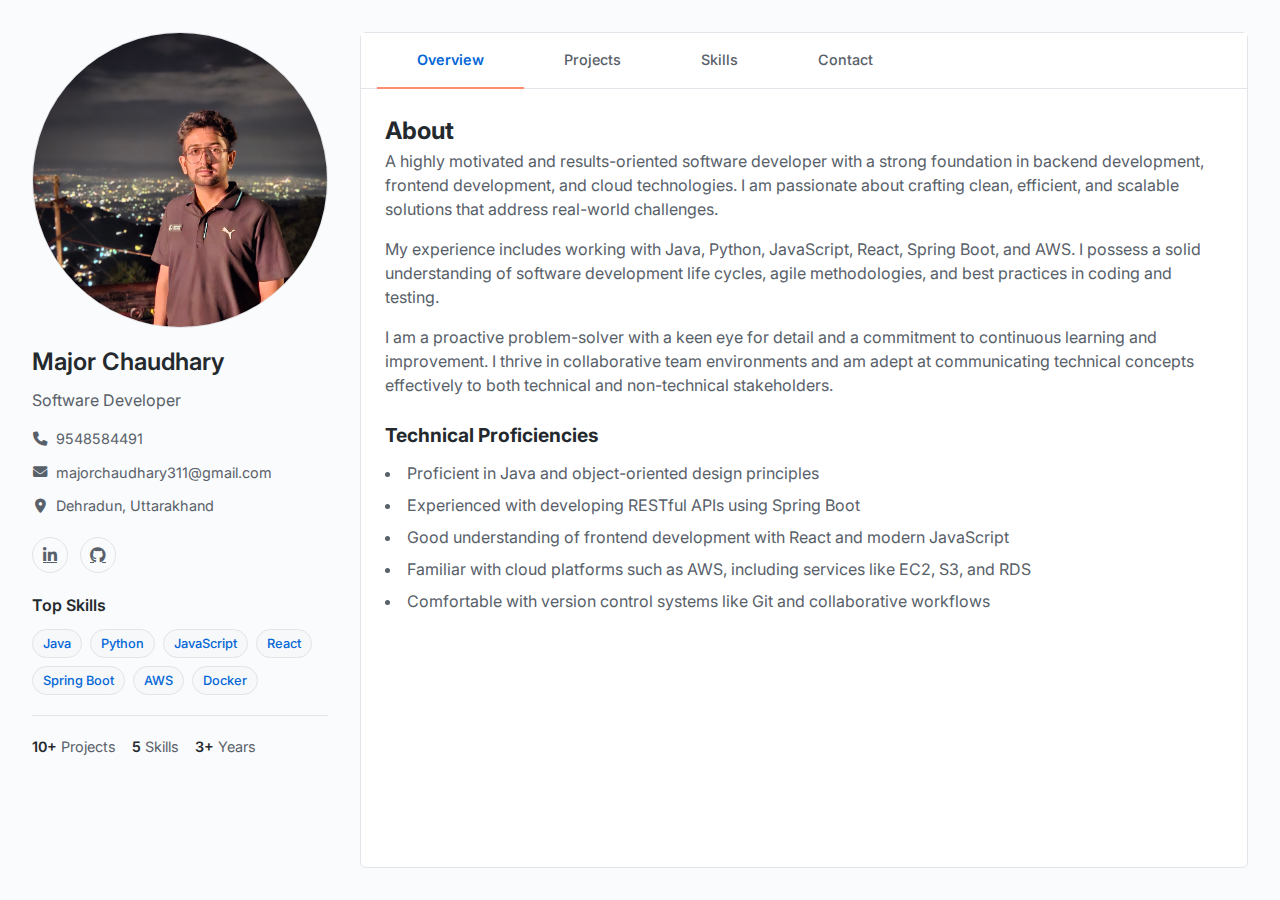
<file: index.html>
<!DOCTYPE html>
<html lang="en">
<head>
  <meta charset="UTF-8">
  <meta name="viewport" content="width=device-width, initial-scale=1.0">
  <title>Major Chaudhary | Cloud & Software Developer</title>
  <link rel="stylesheet" href="https://cdnjs.cloudflare.com/ajax/libs/font-awesome/6.5.1/css/all.min.css">
  <link href="https://fonts.googleapis.com/css2?family=Inter:wght@400;500;600;700&display=swap" rel="stylesheet">
  <style>
    :root {
      --primary: #24292e; /* GitHub dark gray */
      --secondary: #586069; /* GitHub medium gray */
      --accent: #0366d6; /* GitHub blue */
      --accent-light: #f6f8fa; /* GitHub light gray */
      --border-color: #e1e4e8; /* GitHub border color */
      --box-shadow: 0 1px 3px rgba(0, 0, 0, 0.12);
      --transition: all 0.2s ease-in-out;
    }

    * {
      margin: 0;
      padding: 0;
      box-sizing: border-box;
    }

    body {
      font-family: 'Inter', -apple-system, BlinkMacSystemFont, sans-serif;
      line-height: 1.5;
      color: var(--primary);
      background-color: #fafbfc;
    }

    .container {
      max-width: 1280px;
      margin: 0 auto;
      padding: 32px;
      display: grid;
      grid-template-columns: 296px 1fr;
      gap: 32px;
      min-height: 100vh;
    }

    /* Profile Sidebar - GitHub style */
    .profile-sidebar {
      position: sticky;
      top: 32px;
      align-self: start;
    }

    .profile-img-wrapper {
      width: 100%;
      aspect-ratio: 1/1;
      border-radius: 50%;
      overflow: hidden;
      margin-bottom: 16px;
      border: 1px solid var(--border-color);
    }

    .profile-img {
      width: 100%;
      height: 100%;
      object-fit: cover;
    }

    .profile-text h1 {
      font-size: 1.5rem;
      font-weight: 600;
      margin-bottom: 8px;
    }

    .profile-text p {
      font-size: 1rem;
      color: var(--secondary);
      margin-bottom: 16px;
    }

    .contact-info {
      margin-bottom: 20px;
    }

    .contact-info p {
      display: flex;
      align-items: center;
      gap: 8px;
      font-size: 0.9rem;
      color: var(--secondary);
      margin-bottom: 8px;
    }

    .contact-info i {
      width: 16px;
      text-align: center;
    }

    .social-links {
      display: flex;
      gap: 12px;
      margin-bottom: 20px;
    }

    .social-links a {
      display: inline-flex;
      align-items: center;
      justify-content: center;
      width: 36px;
      height: 36px;
      color: var(--secondary);
      border-radius: 50%;
      font-size: 1rem;
      transition: var(--transition);
      border: 1px solid var(--border-color);
    }

    .social-links a:hover {
      color: var(--accent);
      border-color: var(--accent);
      background-color: var(--accent-light);
    }

    .skills-highlight {
      margin-top: 20px;
    }

    .skills-highlight h3 {
      font-size: 1rem;
      margin-bottom: 12px;
      font-weight: 600;
    }

    .skill-badges {
      display: flex;
      flex-wrap: wrap;
      gap: 8px;
    }

    .skill-badge {
      background-color: var(--accent-light);
      color: var(--accent);
      padding: 4px 10px;
      border-radius: 20px;
      font-size: 0.8rem;
      font-weight: 500;
      border: 1px solid var(--border-color);
    }

    /* Main Content - GitHub style */
    .main-content {
      background-color: white;
      border-radius: 6px;
      border: 1px solid var(--border-color);
    }

    /* Navigation Tabs */
    .nav-tabs {
      display: flex;
      border-bottom: 1px solid var(--border-color);
      background-color: white;
      padding: 0 16px;
    }

    .nav-tab {
      padding: 16px 40px;
      font-size: 0.9rem;
      font-weight: 500;
      color: var(--secondary);
      cursor: pointer;
      border-bottom: 2px solid transparent;
      transition: var(--transition);
      margin-bottom: -1px;
      transition: 0.2s linear all
      
    }

    .nav-tab:hover {
      transform:scale(1.05);
      color: var(--primary);
      background-color: #838d97;
      color:white;
      
    }

    .nav-tab.active {
      color: var(--accent);
      border-bottom-color: #fd8c73; /* GitHub orange */
      font-weight: 600;
    }

    /* Tab Content */
    .tab-content {
      padding: 24px;
      display: none;
    }

    .tab-content.active {
      display: block;
    }

    /* About Section (default visible) */
    #about {
      display: block;
      padding: 24px;
    }

    .about-text p {
      margin-bottom: 16px;
      color: var(--secondary);
    }

    .expertise-list {
      list-style-position: inside;
      margin-bottom: 16px;
      color: var(--secondary);
    }

    .expertise-list li {
      margin-bottom: 8px;
    }

    /* Projects Section */
    .projects-grid {
  display: flex;
  flex-wrap: wrap;
  gap: 20px;
  justify-content: center;
}

.project-card {
  background: #ffffff;
  border-radius: 12px;
  box-shadow: 0 4px 8px rgba(0, 0, 0, 0.1);
  width: 320px;
  overflow: hidden;
  display: flex;
  flex-direction: column;
  transition: transform 0.3s;
}

.project-card:hover {
  transform: translateY(-5px);
}

.project-thumbnail img {
  width: 100%;
  height: 200px;
  object-fit: cover;
}

.project-info {
  padding: 15px;
}

.project-tech {
  margin-top: 10px;
}

.tech-tag {
  display: inline-block;
  background: #eee;
  border-radius: 6px;
  padding: 4px 8px;
  font-size: 12px;
  margin: 2px;
}

.project-links {
  margin-top: 15px;
}

.project-link {
  text-decoration: none;
  margin-right: 10px;
  color: #007bff;
  font-weight: bold;
}


    /* Skills Section */
    .skills-grid {
      display: grid;
      grid-template-columns: repeat(auto-fill, minmax(200px, 1fr));
      gap: 16px;
    }

    .skill-category {
      border: 1px solid var(--border-color);
      border-radius: 6px;
      padding: 16px;
    }

    .skill-category h4 {
      font-size: 1rem;
      margin-bottom: 12px;
      display: flex;
      align-items: center;
      gap: 8px;
    }

    .skill-category i {
      color: var(--accent);
    }

    .skill-items {
      list-style-type: none;
    }

    .skill-items li {
      font-size: 0.9rem;
      color: var(--secondary);
      margin-bottom: 8px;
      position: relative;
      padding-left: 20px;
    }

    .skill-items li::before {
      content: "•";
      color: var(--accent);
      position: absolute;
      left: 0;
    }

    /* Contact Section */
    .contact-content {
      display: grid;
      grid-template-columns: 1fr 1fr;
      gap: 24px;
    }

    .contact-info h3 {
      font-size: 1.1rem;
      margin-bottom: 12px;
    }

    .contact-info p {
      font-size: 0.9rem;
      color: var(--secondary);
      margin-bottom: 12px;
      display: flex;
      align-items: center;
      gap: 8px;
    }

    .contact-form h3 {
      font-size: 1.1rem;
      margin-bottom: 12px;
    }

    .form-group {
      margin-bottom: 16px;
    }

    .form-group label {
      display: block;
      font-size: 0.9rem;
      margin-bottom: 6px;
    }

    .form-group input,
    .form-group textarea {
      width: 100%;
      padding: 8px 12px;
      border: 1px solid var(--border-color);
      border-radius: 6px;
      font-family: inherit;
      font-size: 0.9rem;
    }

    .form-group textarea {
      min-height: 120px;
    }

    .submit-btn {
      background-color: var(--accent);
      color: white;
      border: none;
      padding: 8px 16px;
      border-radius: 6px;
      font-size: 0.9rem;
      font-weight: 500;
      cursor: pointer;
      transition: var(--transition);
    }

    .submit-btn:hover {
      background-color: #035fc7;
    }

    /* GitHub-like stats section */
    .profile-stats {
      display: flex;
      gap: 16px;
      margin-top: 20px;
      padding-top: 20px;
      border-top: 1px solid var(--border-color);
    }

    .stat-item {
      display: flex;
      align-items: center;
      gap: 4px;
      font-size: 0.9rem;
    }

    .stat-number {
      font-weight: 600;
      color: var(--primary);
    }

    .stat-label {
      color: var(--secondary);
    }

    /* Responsive Design */
    @media (max-width: 1024px) {
      .container {
        grid-template-columns: 1fr;
        padding: 16px;
      }

      .profile-sidebar {
        position: static;
        display: flex;
        flex-direction: column;
        align-items: center;
        text-align: center;
      }

      .profile-img-wrapper {
        width: 120px;
        height: 120px;
      }

      .contact-content {
        grid-template-columns: 1fr;
      }

    }

    @media (max-width: 768px) {
      .nav-tabs {
        flex-wrap: wrap;
      }

      .nav-tab {
        flex: 1;
        text-align: center;
        padding: 12px;
        font-size: 0.8rem;
      }

      .projects-grid {
        grid-template-columns: 1fr;
      }

      .skills-grid {
        grid-template-columns: 1fr;
      }
    }
.skill-category{
  background-color: #bedbf9;
  transition: 0.2s linear all;
}
.skill-category:hover{
  
transform: scale(1.05);
background-color: rgb(195, 152, 152);
color: #e1e4e8;
}

  </style>
</head>
<body>
  <div class="container">
    <!-- Profile Sidebar (Left) -->
    <aside class="profile-sidebar">
      <div class="profile-img-wrapper">
        <img src="IMG_4658.jpg" alt="Major Chaudhary" class="profile-img">
      </div>
      <div class="profile-text">
        <h1>Major Chaudhary</h1>
        <p>Software Developer</p>
      </div>
      
      <div class="contact-info">
        <p><i class="fas fa-phone"></i> 9548584491</p>
        <p><i class="fas fa-envelope"></i> majorchaudhary311@gmail.com</p>
        <p><i class="fas fa-map-marker-alt"></i> Dehradun, Uttarakhand</p>
      </div>
      
      <div class="social-links">
        <a href="https://www.linkedin.com/feed/?trk=guest_homepage-basic_google-one-tap-submit" target="_blank"><i class="fab fa-linkedin-in"></i></a>
        <a href="https://github.com/majorchaudhary" target="_blank"><i class="fab fa-github"></i></a>
      </div>
      
      <div class="skills-highlight">
        <h3>Top Skills</h3>
        <div class="skill-badges">
          <span class="skill-badge">Java</span>
          <span class="skill-badge">Python</span>
          <span class="skill-badge">JavaScript</span>
          <span class="skill-badge">React</span>
          <span class="skill-badge">Spring Boot</span>
          <span class="skill-badge">AWS</span>
          <span class="skill-badge">Docker</span>
        </div>
      </div>

      <!-- GitHub-like stats -->
      <div class="profile-stats">
        <div class="stat-item">
          <span class="stat-number">10+</span>
          <span class="stat-label">Projects</span>
        </div>
        <div class="stat-item">
          <span class="stat-number">5</span>
          <span class="stat-label">Skills</span>
        </div>
        <div class="stat-item">
          <span class="stat-number">3+</span>
          <span class="stat-label">Years</span>
        </div>
      </div>
    </aside>

    <!-- Main Content (Right) -->
    <main class="main-content">
      <!-- Navigation Tabs -->
      <div class="nav-tabs">
        <div class="nav-tab active" data-tab="about">Overview</div>
        <div class="nav-tab" data-tab="projects">Projects</div>
        <div class="nav-tab" data-tab="skills">Skills</div>
        <div class="nav-tab" data-tab="contact">Contact</div>
      </div>

      <!-- About Section (default visible like GitHub overview) -->
      <section id="about">
        <div class="about-text">
          <h2 class="section-title">About</h2>
          <p>A highly motivated and results-oriented software developer with a strong foundation in backend development, frontend development, and cloud technologies. I am passionate about crafting clean, efficient, and scalable solutions that address real-world challenges.</p>
          
          <p>My experience includes working with Java, Python, JavaScript, React, Spring Boot, and AWS. I possess a solid understanding of software development life cycles, agile methodologies, and best practices in coding and testing.</p>
          
          <p>I am a proactive problem-solver with a keen eye for detail and a commitment to continuous learning and improvement. I thrive in collaborative team environments and am adept at communicating technical concepts effectively to both technical and non-technical stakeholders.</p>
          
          <h3 style="margin-top: 24px; margin-bottom: 12px; font-size: 1.2rem;">Technical Proficiencies</h3>
          <ul class="expertise-list">
            <li>Proficient in Java and object-oriented design principles</li>
            <li>Experienced with developing RESTful APIs using Spring Boot</li>
            <li>Good understanding of frontend development with React and modern JavaScript</li>
            <li>Familiar with cloud platforms such as AWS, including services like EC2, S3, and RDS</li>
            <li>Comfortable with version control systems like Git and collaborative workflows</li>
          </ul>
        </div>
      </section>

<!-- Projects Tab Content -->
<div class="tab-content" id="projects">
  <h2 class="section-title">Projects</h2>
  <div class="projects-grid">
    
    <!-- Project 1 -->
    <div class="project-card">
      <div class="project-thumbnail">
        <img src="dockerim.png" alt="DockerExp" width="300" height="200">
      </div>
      <div class="project-info">
        <h3>DockerExp</h3>
        <p class="project-description">
          A collection of Docker experiments demonstrating proficiency in containerization and orchestration.
        </p>
        <div class="project-tech">
          <span class="tech-tag">Docker</span>
          <span class="tech-tag">Containerization</span>
          <span class="tech-tag">DevOps</span>
        </div>
        <div class="project-links">
          <a href="https://github.com/majorchaudhary/DockerExperiments/tree/main" class="project-link code" target="_blank">
            <i class="fab fa-github"></i> View Code
          </a>
        </div>
      </div>
    </div>

    <!-- Project 2 -->
    <div class="project-card">
      <div class="project-thumbnail">
        <img src="weatherim.png" alt="Weather Forecast App">
      </div>
      <div class="project-info">
        <h3>Weather Forecast App</h3>
        <p class="project-description">
          A simple and interactive weather forecast app built with Streamlit, providing real-time weather updates and insights.
        </p>
        <div class="project-tech">
          <span class="tech-tag">Python</span>
          <span class="tech-tag">Streamlit</span>
          <span class="tech-tag">Data Visualization</span>
        </div>
        <div class="project-links">
          <a href="https://stream-lit-season-gbc7cytus4rg4fgrmxqdab.streamlit.app/" class="project-link live" target="_blank">
            <i class="fas fa-external-link-alt"></i> Live Demo
          </a>
          <a href="https://github.com/majorchaudhary/stream-lit-season" class="project-link code" target="_blank">
            <i class="fab fa-github"></i> View Code
          </a>
        </div>
      </div>
    </div>

    <!-- Project 3 -->
    <div class="project-card">
      <div class="project-thumbnail">
        <img src="titanicim.jpg" alt="Titanic Survival Prediction">
      </div>
      <div class="project-info">
        <h3>Titanic Survival Prediction</h3>
        <p class="project-description">
          Built a machine learning model to predict Titanic passenger survival using Python and scikit-learn.
        </p>
        <div class="project-tech">
          <span class="tech-tag">Machine Learning</span>
          <span class="tech-tag">Python</span>
          <span class="tech-tag">Scikit-learn</span>
        </div>
        <div class="project-links">
          <a href="https://stream-lit-tittanic-7zfkntncujq8svweymdwqv.streamlit.app/" class="project-link live" target="_blank">
            <i class="fas fa-external-link-alt"></i> Live Demo
          </a>
          <a href="https://github.com/majorchaudhary/stream-lit-tittanic" class="project-link code" target="_blank">
            <i class="fab fa-github"></i> View Code
          </a>
        </div>
      </div>
    </div>

  <!-- Project 4 -->
  <div class="project-card">
    <div class="project-thumbnail">
      <img src="priceim.webp" alt="House Price Prediction">
    </div>
    <div class="project-info">
      <h3>House Price Prediction</h3>
      <p class="project-description">
        Built a machine learning model to predict House Rates in an area using Python and scikit-learn.
      </p>
      <div class="project-tech">
        <span class="tech-tag">Machine Learning</span>
        <span class="tech-tag">Python</span>
        <span class="tech-tag">Scikit-learn</span>
      </div>
      <div class="project-links">
        <a href="https://stream-lit-house-rate-cd6wdxnzjwq8zae6ivhr2x.streamlit.app/" class="project-link live" target="_blank">
          <i class="fas fa-external-link-alt"></i> Live Demo
        </a>
        <a href="https://github.com/majorchaudhary/stream-lit-house-rate" class="project-link code" target="_blank">
          <i class="fab fa-github"></i> View Code
        </a>
      </div>
    </div>
  </div>

  </div>
</div>

      <!-- Skills Tab Content -->
      <div class="tab-content" id="skills">
        <h2 class="section-title">Skills</h2>
        <div class="skills-grid">
          <div class="skill-category">
            <h4><i class="fas fa-code"></i> Programming</h4>
            <ul class="skill-items">
              <li>Java</li>
              <li>Python</li>
              <li>JavaScript</li>
              <li>C/C++</li>
            </ul>
          </div>
          
          <div class="skill-category">
            <h4><i class="fas fa-laptop-code"></i> Web Development</h4>
            <ul class="skill-items">
              <li>HTML/CSS</li>
              <li>React</li>
              <li>Node.js</li>
              <li>Express</li>
            </ul>
          </div>
          
          <div class="skill-category">
            <h4><i class="fas fa-server"></i> Backend</h4>
            <ul class="skill-items">
              <li>Spring Boot</li>
              <li>REST APIs</li>
              <li>Microservices</li>
              <li>GraphQL</li>
            </ul>
          </div>
          
          <div class="skill-category">
            <h4><i class="fas fa-database"></i> Databases</h4>
            <ul class="skill-items">
              <li>MySQL</li>
              <li>PostgreSQL</li>
              <li>MongoDB</li>
              <li>Redis</li>
            </ul>
          </div>
          
          <div class="skill-category">
            <h4><i class="fab fa-aws"></i> Cloud & DevOps</h4>
            <ul class="skill-items">
              <li>AWS</li>
              <li>Docker</li>
              <li>Kubernetes</li>
              <li>CI/CD</li>
            </ul>
          </div>
          
          <div class="skill-category">
            <h4><i class="fas fa-tools"></i> Tools</h4>
            <ul class="skill-items">
              <li>Git</li>
              <li>VS Code</li>
              <li>IntelliJ</li>
              <li>Postman</li>
            </ul>
          </div>
        </div>
      </div>

      <!-- Contact Tab Content -->
      <div class="tab-content" id="contact">
        <h2 class="section-title">Contact</h2>
        <div class="contact-content">
          <div class="contact-info">
            <h3>Get In Touch</h3>
            <p>I am eager to connect and discuss potential opportunities. Feel free to reach out through the channels below.</p>
            <p><i class="fas fa-envelope"></i><a href="majorchaudhary311@gmail.com" target="_blank">GMail</a></p>
            <p><i class="fab fa-linkedin"></i> <a href="https://www.linkedin.com/in/major-chaudhary-b12a3532b/" target="_blank">LinkedIn</a></p>
            <p><i class="fab fa-github"></i> <a href="https://github.com/majorchaudhary" target="_blank">GitHub</a></p>
          </div>
          <div class="contact-form">
            <h3>Send me a message</h3>
            <form action="#" method="POST">
              <div class="form-group">
                <label for="name">Your Name</label>
                <input type="text" id="name" name="name" required>
              </div>
              <div class="form-group">
                <label for="email">Your Email</label>
                <input type="email" id="email" name="email" required>
              </div>
              <div class="form-group">
                <label for="message">Your Message</label>
                <textarea id="message" name="message" required></textarea>
              </div>
              <button type="submit" class="submit-btn">Send Message</button>
            </form>
          </div>
        </div>
      </div>
    </main>
  </div>

  <script>
    // Tab functionality
    document.querySelectorAll('.nav-tab').forEach(tab => {
      tab.addEventListener('click', () => {
        // Hide all tab contents and the about section
        document.querySelectorAll('.tab-content').forEach(c => c.style.display = 'none');
        document.getElementById('about').style.display = 'none';
        
        // Remove active class from all tabs
        document.querySelectorAll('.nav-tab').forEach(t => t.classList.remove('active'));
        
        // Add active class to clicked tab and show corresponding content
        tab.classList.add('active');
        const tabId = tab.getAttribute('data-tab');
        if (tabId === 'about') {
          document.getElementById('about').style.display = 'block';
        } else {
          document.getElementById(tabId).style.display = 'block';
        }
      });
    });

    // Simple form submission handler
    const contactForm = document.querySelector('.contact-form form');
    if (contactForm) {
      contactForm.addEventListener('submit', (e) => {
        e.preventDefault();
        alert('Thank you for your message! In a real implementation, this would send the form data to a server.');
        contactForm.reset();
      });
    }
  </script>
</body>
</html>
</file>
